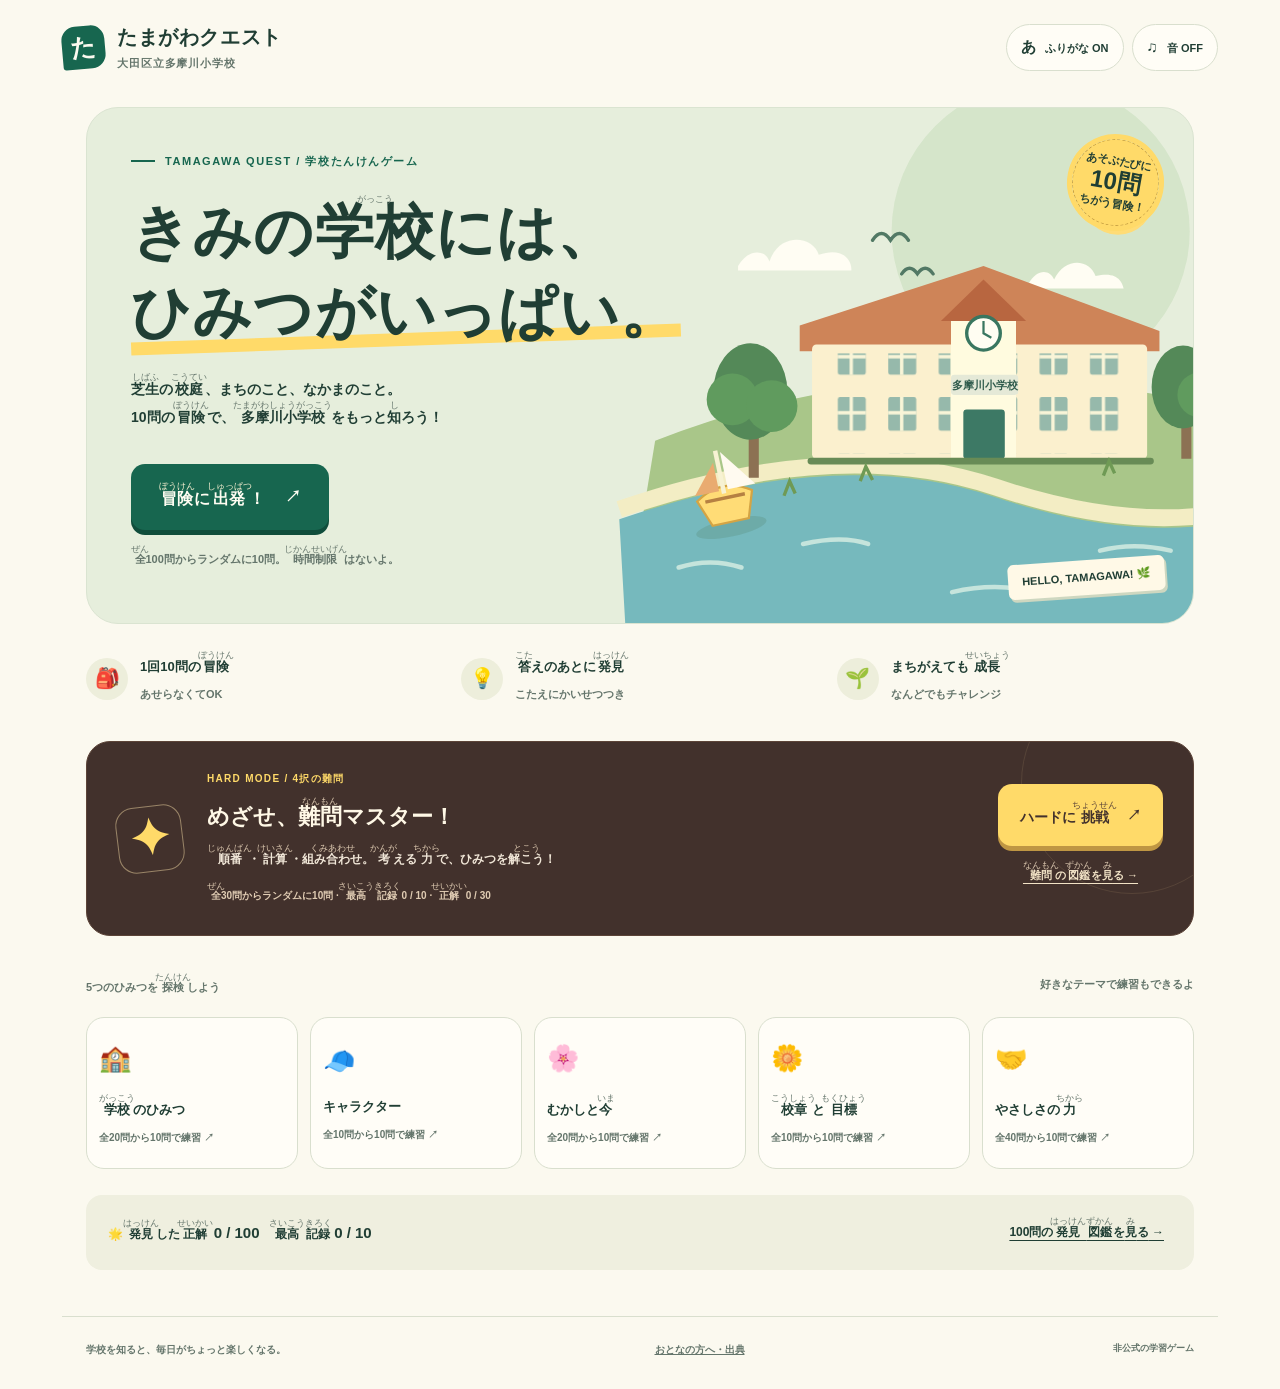
<file: index.html>
<!doctype html>
<html lang="ja">
<head><meta charset="utf-8"><meta name="viewport" content="width=device-width, initial-scale=1"><meta name="theme-color" content="#17664f"><title>たまがわクエスト | 多摩川小学校クイズ</title><link rel="stylesheet" href="style.css?v=hard1"><script src="questions.js?v=hard1" defer></script><script src="app.js?v=hard1" defer></script></head>
<body>
 <header class="topbar"><a class="brand" href="#" id="brand" aria-label="ホームへ"><span class="brand-mark">た</span><span>たまがわクエスト<small>大田区立多摩川小学校</small></span></a><div class="settings"><button id="ruby-toggle" class="tool" aria-pressed="true">あ <span>ふりがな ON</span></button><button id="sound-toggle" class="tool" aria-pressed="false">♫ <span>音 OFF</span></button></div></header>
 <main id="app"></main>
 <footer><span>学校を知ると、毎日がちょっと楽しくなる。</span><button id="sources-button">おとなの方へ・出典</button><span class="footer-note">非公式の学習ゲーム</span></footer>
 <dialog id="info-dialog" aria-labelledby="info-title"><div class="dialog-top"><h2 id="info-title">おとなの方へ</h2><button class="close-button" aria-label="閉じる">×</button></div><p>大田区立多摩川小学校をテーマにした非公式のクイズです。通常モードには公式サイトを参考にした学校の問題60問と、教育目標をもとにした生活問題40問を収録しています。ハード専用30問を加えて、全体で130問です。ハードは学校の情報を使った比較・計算22問と、目標をもとにした判断問題8問です。</p><p>通常の冒険では100問から3択の10問、ハードでは専用30問から4択の10問を、重複なしでランダムに選びます。選択肢の順番も毎回変わり、最高記録はモード別に保存します。時間制限はありません。記録はこの端末のブラウザ内に保存され、名前の入力や外部への送信はありません。</p><h3>参照した公式情報</h3><div id="source-list"></div><p class="small">確認日：2026年10月5日。読み上げは端末の対応状況で使えない場合があります。キャラクターの公式画像は使用せず、風景はゲーム用のオリジナルイラストです。</p><button id="clear-data" class="subtle">この端末のゲーム記録を消す</button><p id="clear-message" role="status"></p></dialog>
 <dialog id="leave-dialog" aria-labelledby="leave-title"><div class="dialog-top"><h2 id="leave-title">冒険をおわる？</h2></div><p>今の冒険の答えは保存されないよ。ホームにもどる？</p><div class="dialog-actions"><button id="keep-playing" class="secondary">つづける</button><button id="confirm-leave" class="primary">ホームにもどる</button></div></dialog>
 <div id="celebration" aria-hidden="true"></div>
</body></html>
</file>
<file: style.css>
@charset "UTF-8";
:root{--ink:#203e34;--green:#17664f;--green-dark:#104d3b;--paper:#fbf9ef;--yellow:#ffda69;--line:#d9dfce;--muted:#64756b;--radius:24px}
*{box-sizing:border-box}body{margin:0;background:var(--paper);color:var(--ink);font-family:"UD デジタル 教科書体 NK-R","BIZ UDGothic","Yu Gothic",Meiryo,sans-serif;font-weight:600;line-height:1.75}button,a{-webkit-tap-highlight-color:transparent}button{font:inherit;cursor:pointer}button:disabled{cursor:default}button,a{touch-action:manipulation}button:focus-visible,a:focus-visible,summary:focus-visible{outline:3px solid #df813c;outline-offset:5px}button{color:inherit}a{color:var(--green)}.topbar{max-width:1220px;margin:auto;display:flex;justify-content:space-between;align-items:center;padding:24px 32px;gap:16px}.brand{display:flex;align-items:center;gap:12px;text-decoration:none;color:var(--ink);font-size:20px;line-height:1.35;letter-spacing:.03em}.brand small{display:block;font-size:11px;margin-top:5px;color:var(--muted);letter-spacing:.08em}.brand-mark{width:43px;height:43px;background:var(--green);color:var(--paper);display:grid;place-items:center;font-size:25px;border-radius:14px 14px 14px 3px;transform:rotate(-5deg)}.settings{display:flex;gap:8px}.tool{border:1px solid var(--line);border-radius:30px;background:#fffdf6;padding:9px 14px;font-size:15px}.tool span{font-size:11px;margin-left:5px}main{max-width:1156px;margin:12px auto 0;padding:0 24px;min-height:72vh}.eyebrow{display:flex;align-items:center;gap:10px;font-size:11px;letter-spacing:.14em;color:var(--green)}.eyebrow:before{content:"";width:24px;height:2px;background:var(--green)}.hero{position:relative;border-radius:32px;overflow:hidden;background:#e6eedc;min-height:475px;display:grid;grid-template-columns:1.03fr 1fr;border:1px solid #dae4d1}.hero-copy{padding:44px 0 42px 44px;z-index:2}h1{font-size:clamp(34px,4.8vw,59px);line-height:1.35;letter-spacing:.02em;margin:22px 0 20px;font-weight:900}h1 .highlight{display:inline-block;position:relative}h1 .highlight:after{content:"";position:absolute;bottom:6px;left:0;right:0;height:13px;background:var(--yellow);z-index:-1;transform:rotate(-2deg)}.hero p{font-size:14px;line-height:2}.hero .primary{margin-top:19px}.primary,.secondary{border:0;border-radius:14px;padding:17px 28px;font-weight:800;font-size:16px;display:inline-flex;gap:20px;justify-content:center;align-items:center}.primary{color:#fffdf2;background:var(--green);box-shadow:0 5px 0 var(--green-dark);transition:transform .15s,box-shadow .15s}.primary:hover{background:#23785d;transform:translateY(-2px)}.primary:active{transform:translateY(4px);box-shadow:0 1px 0 var(--green-dark)}.secondary{background:#fffdf6;border:1px solid var(--line);font-size:14px}.secondary:hover{background:#e8efdf}.start-caption{font-size:11px!important;color:var(--muted);margin-top:14px}.scene{position:relative;align-self:stretch;min-width:0;display:flex;align-items:center;justify-content:center}.scene svg{width:125%;height:100%;overflow:visible}.scene-label{position:absolute;bottom:28px;right:28px;font-size:11px;background:#fff9e7;padding:8px 14px;border-radius:6px;transform:rotate(-4deg);box-shadow:2px 3px 0 #ced7c0}.mini-sticker{position:absolute;top:31px;right:34px;background:var(--yellow);width:87px;height:87px;display:grid;place-content:center;text-align:center;line-height:1.2;border-radius:50%;transform:rotate(10deg);font-size:11px;border:1px dashed #c9a243;outline:5px solid var(--yellow)}.mini-sticker b{font-size:24px}.features{display:grid;grid-template-columns:repeat(3,1fr);gap:18px;padding:26px 0}.feature{display:flex;gap:12px;align-items:center}.feature-icon{width:42px;height:42px;display:grid;place-items:center;background:#edeedb;border-radius:50%;font-size:20px}.feature b{font-size:13px;display:block}.feature small{font-size:11px;color:var(--muted)}.section-heading{display:flex;justify-content:space-between;align-items:center;gap:15px;margin:26px 0 16px}.section-heading h2{font-size:19px;margin:0}.section-heading span{font-size:11px;color:var(--muted)}.category-grid{display:grid;grid-template-columns:repeat(5,1fr);gap:12px}.category-card{background:#fffdf7;border:1px solid var(--line);border-radius:18px;padding:18px 12px;text-align:left;transition:.2s}.category-card:hover{transform:translateY(-4px);border-color:var(--green)}.category-card .icon{display:block;font-size:26px;margin-bottom:11px}.category-card b{display:block;font-size:13px}.category-card small{font-size:10px;color:var(--muted)}.bottom-strip{display:flex;justify-content:space-between;gap:20px;align-items:center;margin:26px 0;padding:19px 22px;background:#efefdf;border-radius:16px}.bottom-strip p{margin:0;font-size:12px}.bottom-strip b{font-size:15px}.subtle{border:0;background:none;text-decoration:underline;text-underline-offset:4px;font-size:12px;padding:8px}.quest-shell{max-width:840px;margin:26px auto}.quest-header{display:flex;justify-content:space-between;align-items:center;gap:10px}.quest-header .subtle{color:var(--muted)}.mode-label{font-size:12px;color:var(--green)}.question-count{font-size:24px;font-weight:900}.question-count small{font-size:13px;color:var(--muted)}.progress-map{display:flex;align-items:center;gap:7px;margin:20px 0 28px}.step{flex:1;height:8px;border-radius:10px;background:#e1e6d7}.step.done{background:var(--green)}.step.current{background:#e8b43f}.quiz-card{background:#fffdf7;border:1px solid var(--line);border-radius:28px;padding:34px 40px;box-shadow:0 8px 0 #eeeedf;animation:arrive .35s ease}.card-meta{display:flex;align-items:center;justify-content:space-between;gap:10px}.category-tag{font-size:12px;border-radius:8px;background:#e9efdf;padding:7px 12px}.read-button{border:0;background:none;font-size:12px;padding:9px;display:flex;gap:5px;align-items:center}.read-button:disabled{opacity:.45}.question-text{font-size:clamp(22px,3vw,30px);line-height:1.85;margin:28px 0;min-height:94px;letter-spacing:.025em}ruby{ruby-align:center}rt{font-size:9px;font-weight:500;color:var(--muted);letter-spacing:0}.hide-ruby rt{visibility:hidden}.choices{display:grid;gap:12px}.choice{display:flex;align-items:center;text-align:left;border:2px solid #e0e5d6;border-radius:15px;background:#fffefa;padding:16px 20px;gap:18px;min-height:71px;font-size:18px;transition:.15s}.choice:hover:not(:disabled){border-color:var(--green);background:#f0f5e7;transform:translateX(3px)}.choice-letter{flex-shrink:0;width:31px;height:31px;display:grid;place-items:center;border-radius:10px;background:#edf0e5;font-size:13px}.choice.correct{border-color:#267455;background:#edf5e4}.choice.correct .choice-letter{background:var(--green);color:white}.choice.wrong{border-color:#bf694d;background:#fff1e9}.choice.wrong .choice-letter{background:#a14f3a;color:#fff}.choice.dim{opacity:.55}.answer-mark{margin-left:auto;font-size:22px;flex-shrink:0}.feedback{padding:22px 24px;background:#edf4e5;border-radius:16px;margin-top:22px;animation:arrive .25s}.feedback.missed{background:#fff2e1}.feedback h3{margin:0 0 9px;font-size:21px}.feedback p{margin:6px 0;font-size:15px;line-height:1.9}.source-link{font-size:11px}.next-row{display:flex;justify-content:flex-end;margin-top:18px}.quiz-hint{text-align:center;font-size:11px;color:var(--muted);margin:20px 0}.star-counter{font-size:14px;color:#926719}.result-heading{text-align:center}.result-heading .eyebrow{justify-content:center}.result-heading h1{font-size:36px;margin:13px 0}.result-medal{font-size:64px;line-height:1.2;margin:12px 0}.score{font-size:72px;color:var(--green);font-weight:900;line-height:1.4}.score small{font-size:22px;color:var(--muted)}.result-heading p{font-size:14px}.result-buttons{display:flex;justify-content:center;gap:12px;flex-wrap:wrap;margin:25px 0}.result-card{background:#fffdf7;border:1px solid var(--line);border-radius:24px;padding:28px;margin-top:24px}.result-summary{display:flex;justify-content:space-around;gap:10px;font-size:13px;padding-bottom:20px;border-bottom:1px dashed var(--line)}.result-summary b{display:block;color:var(--green);font-size:23px}.review-row{border-bottom:1px solid #e8ebdf;padding:15px 0}.review-row:last-child{border-bottom:0}summary{cursor:pointer;display:flex;align-items:center;gap:12px;font-size:14px;list-style:none}summary::-webkit-details-marker{display:none}.review-icon{flex-shrink:0;width:25px;height:25px;border-radius:50%;background:#e8f0de;color:var(--green);display:grid;place-items:center}.review-icon.miss{color:#9a4a2b;background:#ffeedb}.review-arrow{margin-left:auto}.review-body{font-size:13px;padding:12px 0 0 37px}.review-body p{margin:5px 0}.review-body strong{color:var(--green)}.collection-header h1{font-size:34px;margin:18px 0}.filter-tabs{display:flex;gap:8px;flex-wrap:wrap;margin:22px 0}.filter-tabs button{border:1px solid var(--line);background:#fffdf7;border-radius:24px;padding:9px 14px;font-size:12px}.filter-tabs button.active{background:var(--green);color:white;border-color:var(--green)}.collection-list{background:#fffdf7;border:1px solid var(--line);border-radius:24px;padding:10px 28px}.collection-meta{font-size:10px;color:var(--muted);display:block}.learned{font-size:10px;color:var(--green);margin-left:5px}footer{max-width:1156px;display:flex;align-items:center;justify-content:space-between;gap:15px;margin:46px auto 0;padding:23px 24px 30px;border-top:1px solid var(--line);color:var(--muted);font-size:10px}footer button{background:none;border:0;text-decoration:underline;font-size:10px;color:var(--muted)}.footer-note{font-size:9px}dialog{border:1px solid var(--line);border-radius:24px;max-width:580px;width:calc(100% - 32px);padding:28px;color:var(--ink);background:var(--paper);max-height:85vh}dialog::backdrop{background:#1c3c3466;backdrop-filter:blur(3px)}dialog p{font-size:13px}dialog h2{font-size:22px;margin:0}.dialog-top{display:flex;align-items:center;justify-content:space-between;gap:10px}.close-button{border:0;background:#e8edde;border-radius:50%;font-size:25px;width:37px;height:37px}.dialog-actions{display:flex;justify-content:flex-end;gap:12px;margin-top:24px}#source-list a{display:block;font-size:13px;padding:4px 0}.small{font-size:11px!important;color:var(--muted)}#celebration{position:fixed;inset:0;pointer-events:none;overflow:hidden;z-index:20}.confetti{position:absolute;top:-20px;width:10px;height:15px;border-radius:2px;animation:fall 2.5s ease-in forwards}.quiet-note{font-size:12px;color:var(--muted);text-align:center}.empty-note{text-align:center;padding:30px}.practice-note{font-size:11px;color:var(--muted)}@keyframes arrive{from{opacity:0;transform:translateY(12px)}to{opacity:1;transform:translateY(0)}}@keyframes fall{to{transform:translateY(110vh) rotate(720deg);opacity:0}}@media(min-width:1000px){.hero-copy{padding-right:5px}.hero h1{white-space:nowrap}}@media(max-width:800px){.topbar{padding:20px 24px}.hero{grid-template-columns:1fr 0.85fr;min-height:420px}.hero-copy{padding:32px 0 30px 28px}h1{font-size:38px}.scene svg{width:145%}.mini-sticker{right:20px;top:25px;width:70px;height:70px}.scene-label{right:14px;font-size:9px}.category-grid{grid-template-columns:repeat(3,1fr)}.quiz-card{padding:28px}.footer-note{display:none}}@media(max-width:560px){.topbar{padding:16px;align-items:flex-start}.brand{font-size:14px;gap:8px}.brand-mark{width:34px;height:34px;font-size:21px;border-radius:10px}.brand small{font-size:9px}.settings{gap:5px}.tool{padding:7px 9px;font-size:13px}.tool span{font-size:9px;margin-left:3px}.tool#sound-toggle span{display:none}main{padding:0 16px;margin-top:8px}.hero{display:block;min-height:0;border-radius:24px}.hero-copy{padding:27px 25px 10px}.eyebrow{font-size:9px}h1{font-size:38px;margin:17px 0 13px}.hero p{font-size:12px}.hero .primary{width:100%;margin-top:12px}.start-caption{text-align:center}.scene{height:220px;overflow:hidden;margin-top:-5px}.scene svg{width:100%;height:280px}.mini-sticker{width:62px;height:62px;top:17px;right:28px;font-size:9px}.mini-sticker b{font-size:20px}.scene-label{bottom:18px}.features{gap:10px;padding:22px 0}.feature{display:block;text-align:center}.feature-icon{margin:0 auto 7px;width:35px;height:35px;font-size:17px}.feature b{font-size:10px}.feature small{font-size:9px}.section-heading{margin:18px 0 12px}.section-heading h2{font-size:16px}.section-heading span{font-size:9px}.category-grid{grid-template-columns:repeat(2,1fr);gap:10px}.category-card{padding:14px;display:grid;grid-template-columns:33px 1fr;align-items:center;column-gap:7px}.category-card .icon{grid-row:span 2;font-size:23px;margin:0}.category-card b{font-size:11px}.category-card:last-child{grid-column:span 2}.bottom-strip{padding:15px;gap:10px;flex-wrap:wrap}.bottom-strip p{font-size:10px}.bottom-strip b{font-size:12px}.quest-shell{margin:16px auto}.question-count{font-size:20px}.quiz-card{padding:23px 18px;border-radius:22px}.question-text{font-size:22px;min-height:90px;margin:22px 0}.choice{font-size:16px;padding:15px 12px;gap:12px;min-height:70px}.category-tag{font-size:10px}.read-button{font-size:10px;padding:6px}.feedback{padding:18px}.feedback h3{font-size:18px}.feedback p{font-size:13px}.next-row .primary{width:100%}.result-heading h1{font-size:27px}.result-card{padding:20px}.result-summary{font-size:10px}.result-summary b{font-size:20px}.collection-list{padding:7px 18px}.collection-header h1{font-size:27px}summary{font-size:12px;gap:8px}.review-body{padding-left:33px}footer{padding:20px 16px;margin-top:32px;flex-wrap:wrap;gap:8px}.dialog-actions{flex-wrap:wrap}rt{font-size:8px}}
@media(prefers-reduced-motion:reduce){*,*::before,*::after{animation:none!important;transition:none!important;scroll-behavior:auto!important}.confetti{display:none}}@media print{.topbar,.settings,footer,.result-buttons,.filter-tabs,.subtle,#celebration{display:none}.result-card{border:0;box-shadow:none}details .review-body{display:block}body{background:white}.review-row{break-inside:avoid}}
@media(max-width:560px){.hero h1{font-size:clamp(25px,7.5vw,32px);line-height:1.5}.hero .highlight{white-space:nowrap}.brand{flex-shrink:0}.tool{white-space:nowrap}.topbar{gap:8px}.question-text{min-height:70px}.quiz-hint{font-size:10px}} details[open] .review-arrow{transform:rotate(45deg)} .review-arrow{transition:transform .2s}

/* もうひとつの冒険：難問の入口と専用モード */
.primary rt{color:#fff5d6}
.hard-card{display:flex;align-items:center;gap:24px;margin:8px 0 32px;padding:28px 30px;border-radius:24px;background:#42312c;color:#fff8e6;border:1px solid #5c4438;position:relative;overflow:hidden}
.hard-card::after{content:"";position:absolute;right:-50px;top:-70px;width:220px;height:220px;border:1px solid #846d534d;border-radius:50%;pointer-events:none}
.hard-emblem{display:grid;place-items:center;width:66px;height:66px;flex-shrink:0;font-size:50px;line-height:1;color:#ffda69;border:1px solid #998467;border-radius:18px;transform:rotate(-7deg)}
.hard-copy{flex:1;min-width:0}.hard-eyebrow{font-size:10px;letter-spacing:.13em;color:#ffda69}.hard-copy h2{font-size:22px;line-height:1.7;margin:8px 0}.hard-copy p{font-size:12px;line-height:2;margin:0 0 10px;color:#f0e6d7}.hard-card rt{color:#e0ccb3}.hard-stats{font-size:10px;color:#e0ccb3;line-height:2.2}
.hard-actions{display:flex;align-items:stretch;flex-direction:column;gap:12px;flex-shrink:0;z-index:1}.hard-start{background:#ffda69;color:#42312c;box-shadow:0 5px 0 #bf9643;font-size:14px;padding:16px 22px;gap:10px}.hard-start:hover{background:#ffe593}.hard-start:active{box-shadow:0 1px 0 #bf9643}.hard-start rt{color:#5c4438}.hard-actions .subtle{color:#f2e3c6;font-size:11px}
.hard-quest{--green:#8b4d2e;--green-dark:#60351f}.hard-quest .mode-label{background:#f4e7d4;color:#754227;border:1px solid #d7bda0;border-radius:7px;padding:4px 10px}.hard-quest .quiz-card{border-color:#cbb495;box-shadow:0 8px 0 #eee2ce}.hard-quest .step.current{background:#ba773c}.hard-quest .category-tag{background:#f4e9d7;color:#694832}.hard-quest .choice.correct{border-color:#267455}.hard-quest .choice.correct .choice-letter{background:#17664f}.hard-quest .feedback{color:#203e34}.hard-quest .feedback .source-link{color:#17664f}.hard-quest .feedback rt{color:#64756b}
.difficulty-tabs{display:flex;gap:8px;flex-wrap:wrap;margin:20px 0 8px}.difficulty-tabs button{border:1px solid var(--line);border-radius:12px;background:#fffdf7;padding:11px 18px;font-size:13px}.difficulty-tabs button[aria-pressed=true]{background:var(--green);border-color:var(--green);color:#fffdf2}.source-link+.source-link{margin-left:8px}
@media(max-width:800px){.hard-card{gap:18px;padding:24px}.hard-emblem{width:50px;height:50px;font-size:38px}.hard-copy h2{font-size:18px}.hard-actions{max-width:170px}.hard-start{padding:14px 17px}}
@media(max-width:560px){.hard-card{display:grid;grid-template-columns:40px 1fr;gap:14px;padding:23px 20px;border-radius:20px;margin-bottom:24px}.hard-emblem{width:40px;height:40px;font-size:31px;border-radius:12px;align-self:start;margin-top:5px}.hard-copy h2{font-size:18px;line-height:1.8}.hard-copy p{font-size:11px}.hard-eyebrow{font-size:9px}.hard-stats{font-size:10px}.hard-actions{grid-column:1/-1;max-width:none;gap:10px}.hard-start{width:100%;font-size:15px;padding:16px 18px}.hard-quest .mode-label{font-size:10px;padding:4px 7px}.difficulty-tabs button{font-size:12px;padding:10px 15px}}
</file>
